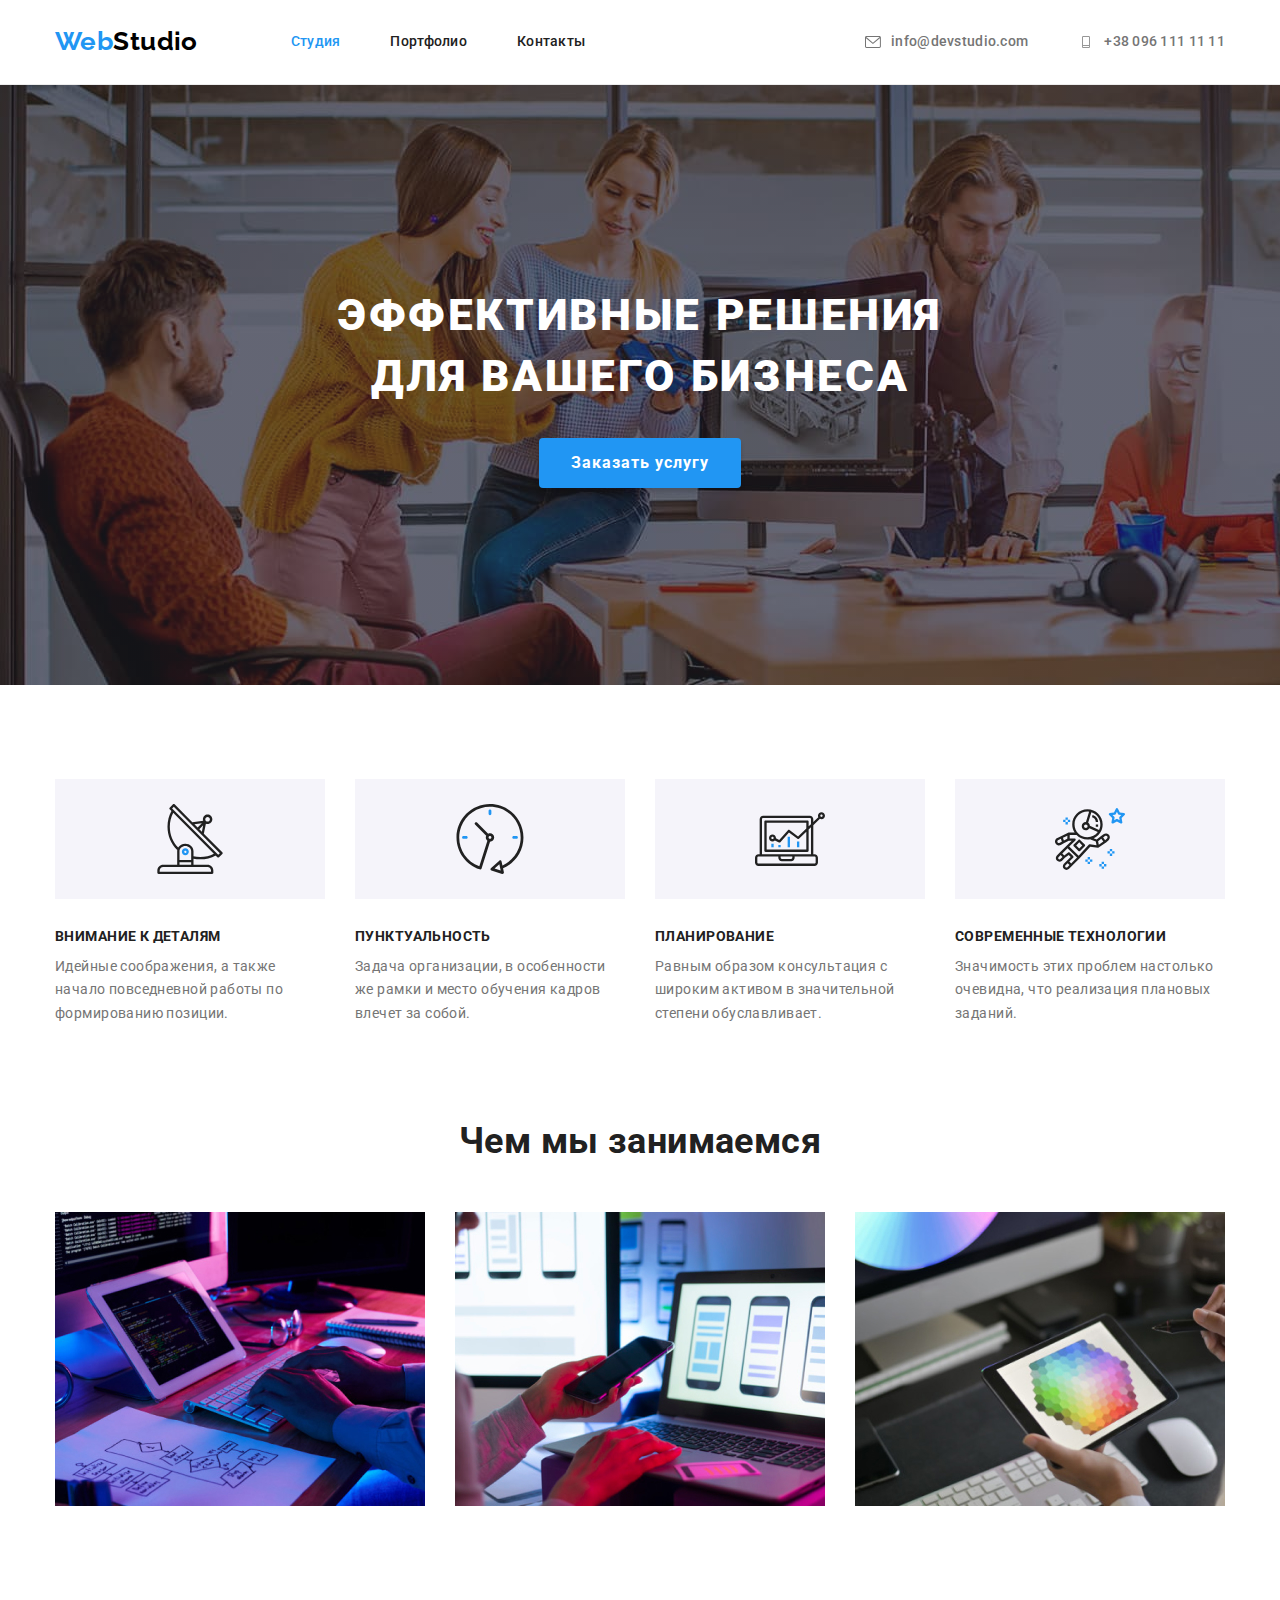
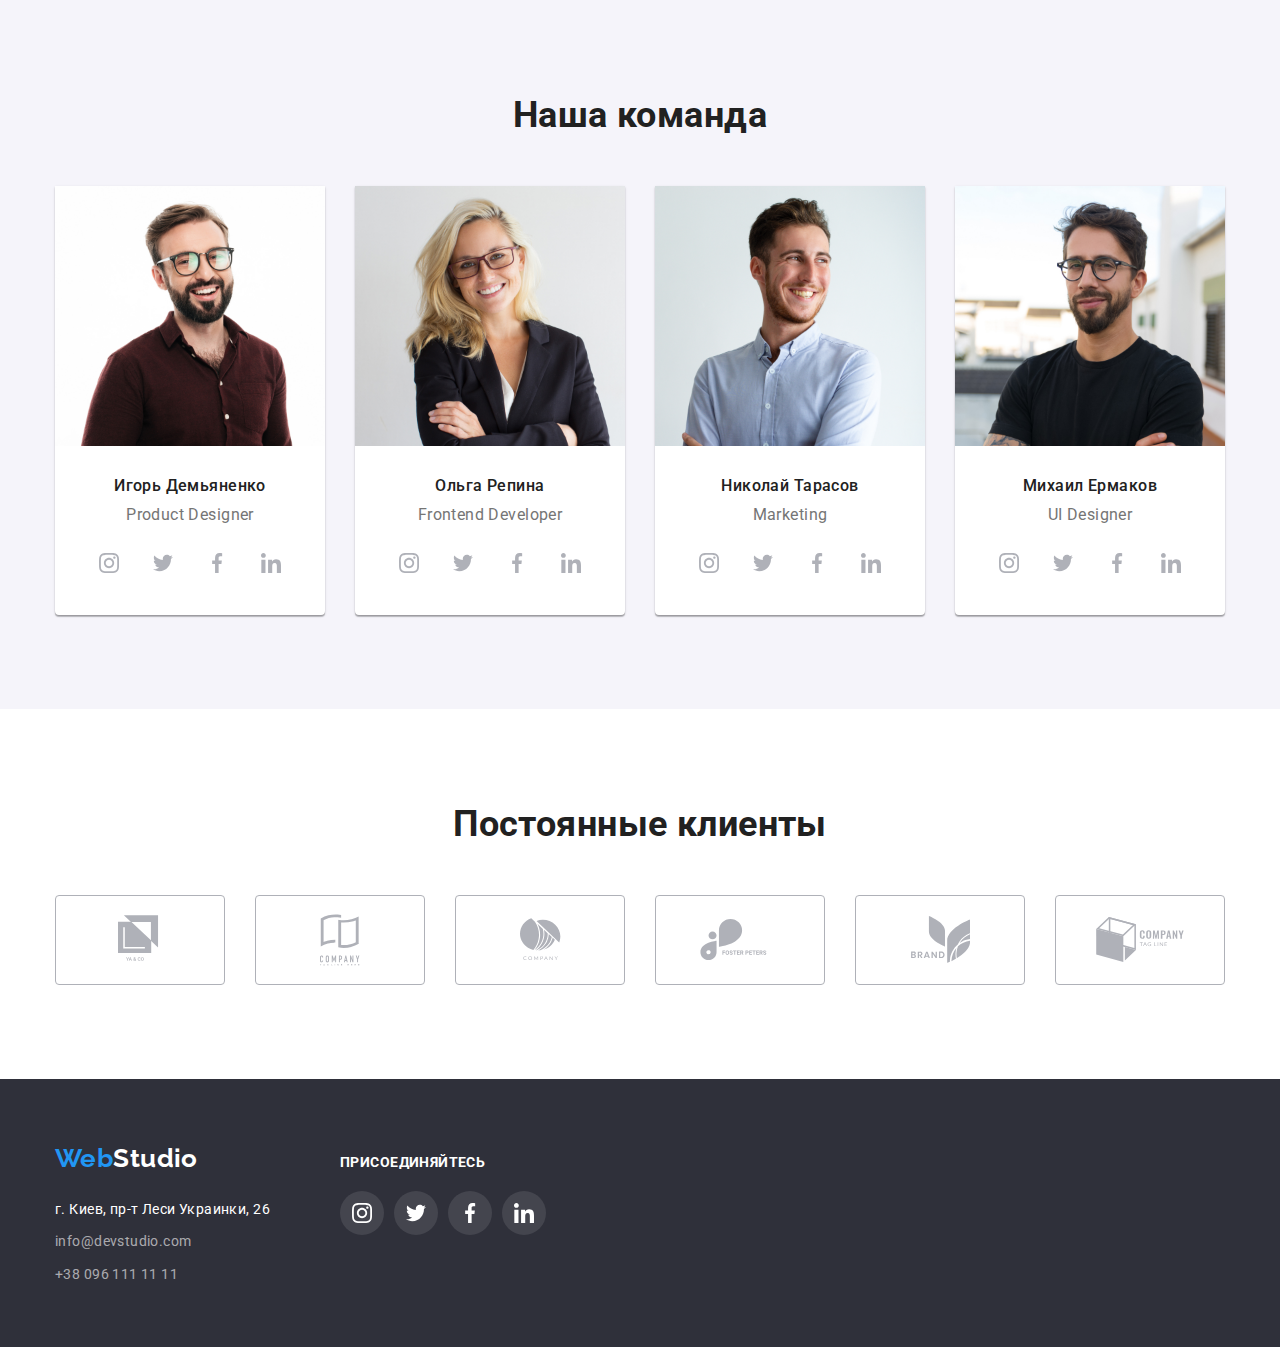
<file: index.html>
<!DOCTYPE html>
<html lang="ru">
  <head>
    <meta charset="UTF-8" />
    <meta name="viewport" content="width=device-width, initial-scale=1.0" />
    <title>Главная</title>
    <link rel="stylesheet" href="./css/normalize.css" />
    <link rel="preconnect" href="https://fonts.gstatic.com" />
    <link
      href="https://fonts.googleapis.com/css2?family=Raleway:wght@700&family=Roboto:wght@400;500;700&display=swap"
      rel="stylesheet"
    />
    <link rel="stylesheet" href="./css/style.css" />
  </head>
  <body>
    <header class="site-header">
      <div class="container">
        <a href="index.html" lang="en" class="logo">
          <span class="first-part">Web</span>Studio
        </a>
        <nav>
          <ul class="site-nav list">
            <li class="nav-item">
              <a href="index.html" class="link active">Студия</a>
            </li>
            <li class="nav-item">
              <a href="portfolio.html" class="link">Портфолио</a>
            </li>
            <li class="nav-item">
              <a href="" class="link">Контакты</a>
            </li>
          </ul>
        </nav>
        <address class="header-address">
          <a href="mailto:info@devstudio.com" class="address-item link">
            <svg class="icon-mail" width="16" height="12">
              <use href="./images/icons.svg#icon-mail" />
            </svg>
            info@devstudio.com</a
          >
          <a href="tel:+380961111111" class="address-item link">
            <svg class="icon-phone" width="16" height="12">
              <use href="./images/icons.svg#icon-phone" />
            </svg>
            +38 096 111 11 11</a
          >
        </address>
      </div>
    </header>
    <main>
      <!-- Hero -->
      <section class="hero">
        <h1 class="hero-title">Эффективные решения для вашего бизнеса</h1>
        <button type="button" class="button">Заказать услугу</button>
      </section>
      <!-- Features -->
      <section class="features">
        <div class="container">
          <h2 class="section-title visually-hidden">Особенности</h2>
          <ul class="features-list list">
            <li class="list-item">
              <div class="list-icon">
                <svg class="icon">
                  <use href="./images/icons.svg#icon-antenna" />
                </svg>
              </div>
              <h3 class="list-title">Внимание к деталям</h3>
              <p class="list-description">
                Идейные соображения, а также начало повседневной работы по
                формированию позиции.
              </p>
            </li>
            <li class="list-item">
              <div class="list-icon">
                <svg class="icon">
                  <use href="./images/icons.svg#icon-clock" />
                </svg>
              </div>
              <h3 class="list-title">Пунктуальность</h3>
              <p class="list-description">
                Задача организации, в особенности же рамки и место обучения
                кадров влечет за собой.
              </p>
            </li>
            <li class="list-item">
              <div class="list-icon">
                <svg class="icon">
                  <use href="./images/icons.svg#icon-diagram" />
                </svg>
              </div>
              <h3 class="list-title">Планирование</h3>
              <p class="list-description">
                Равным образом консультация с широким активом в значительной
                степени обуславливает.
              </p>
            </li>
            <li class="list-item">
              <div class="list-icon">
                <svg class="icon">
                  <use href="./images/icons.svg#icon-astronaut" />
                </svg>
              </div>
              <h3 class="list-title">Современные технологии</h3>
              <p class="list-description">
                Значимость этих проблем настолько очевидна, что реализация
                плановых заданий.
              </p>
            </li>
          </ul>
        </div>
      </section>
      <!-- What are we doing -->
      <section class="work section">
        <div class="container">
          <h2 class="section-title">Чем мы занимаемся</h2>
          <ul class="work-list list">
            <li class="list-item">
              <img
                src="images/index-we-doing/box-1.jpg"
                alt="Написание кода"
                width="370"
                height="294"
              />
            </li>
            <li class="list-item">
              <img
                src="images/index-we-doing/box-2.jpg"
                alt="Разработка приложения"
                width="370"
                height="294"
              />
            </li>
            <li class="list-item">
              <img
                src="images/index-we-doing/box-3.jpg"
                alt="Выбор цвета на планшете"
                width="370"
                height="294"
              />
            </li>
          </ul>
        </div>
      </section>
      <!-- Our team -->
      <section class="team section">
        <div class="container">
          <h2 class="section-title">Наша команда</h2>
          <ul class="team-list list">
            <li class="list-item">
              <img
                src="images/index-team/team-person1.jpg"
                alt="Игорь Демьяненко"
                width="270"
                height="260"
              />
              <h3 class="name">Игорь Демьяненко</h3>
              <p class="career">Product Designer</p>
              <ul class="social-list list">
                <li class="social-item">
                  <a href="" class="social-link">
                    <svg class="social-icon" width="20" height="20">
                      <use href="./images/icons.svg#icon-instagram" />
                    </svg>
                  </a>
                </li>
                <li class="social-item">
                  <a href="" class="social-link">
                    <svg class="social-icon" width="20" height="20">
                      <use href="./images/icons.svg#icon-twitter" />
                    </svg>
                  </a>
                </li>
                <li class="social-item">
                  <a href="" class="social-link">
                    <svg class="social-icon" width="20" height="20">
                      <use href="./images/icons.svg#icon-facebook" />
                    </svg>
                  </a>
                </li>
                <li class="social-item">
                  <a href="" class="social-link">
                    <svg class="social-icon" width="20" height="20">
                      <use href="./images/icons.svg#icon-linkedin" />
                    </svg>
                  </a>
                </li>
              </ul>
            </li>
            <li class="list-item">
              <img
                src="images/index-team/team-person2.jpg"
                alt="Ольга Репина"
                width="270"
                height="260"
              />
              <h3 class="name">Ольга Репина</h3>
              <p class="career">Frontend Developer</p>
              <ul class="social-list list">
                <li class="social-item">
                  <a href="" class="social-link link">
                    <svg class="social-icon" width="20" height="20">
                      <use href="./images/icons.svg#icon-instagram" />
                    </svg>
                  </a>
                </li>
                <li class="social-item">
                  <a href="" class="social-link">
                    <svg class="social-icon" width="20" height="20">
                      <use href="./images/icons.svg#icon-twitter" />
                    </svg>
                  </a>
                </li>
                <li class="social-item">
                  <a href="" class="social-link">
                    <svg class="social-icon" width="20" height="20">
                      <use href="./images/icons.svg#icon-facebook" />
                    </svg>
                  </a>
                </li>
                <li class="social-item">
                  <a href="" class="social-link">
                    <svg class="social-icon" width="20" height="20">
                      <use href="./images/icons.svg#icon-linkedin" />
                    </svg>
                  </a>
                </li>
              </ul>
            </li>
            <li class="list-item">
              <img
                src="images/index-team/team-person3.jpg"
                alt="Николай Тарасов"
                width="270"
                height="260"
              />
              <h3 class="name">Николай Тарасов</h3>
              <p class="career">Marketing</p>
              <ul class="social-list list">
                <li class="social-item">
                  <a href="" class="social-link">
                    <svg class="social-icon" width="20" height="20">
                      <use href="./images/icons.svg#icon-instagram" />
                    </svg>
                  </a>
                </li>
                <li class="social-item">
                  <a href="" class="social-link link">
                    <svg class="social-icon" width="20" height="20">
                      <use href="./images/icons.svg#icon-twitter" />
                    </svg>
                  </a>
                </li>
                <li class="social-item">
                  <a href="" class="social-link">
                    <svg class="social-icon" width="20" height="20">
                      <use href="./images/icons.svg#icon-facebook" />
                    </svg>
                  </a>
                </li>
                <li class="social-item">
                  <a href="" class="social-link">
                    <svg class="social-icon" width="20" height="20">
                      <use href="./images/icons.svg#icon-linkedin" />
                    </svg>
                  </a>
                </li>
              </ul>
            </li>
            <li class="list-item">
              <img
                src="images/index-team/team-person4.jpg"
                alt="Михаил Ермаков"
                width="270"
                height="260"
              />
              <h3 class="name">Михаил Ермаков</h3>
              <p class="career">UI Designer</p>
              <ul class="social-list list">
                <li class="social-item">
                  <a href="" class="social-link">
                    <svg class="social-icon" width="20" height="20">
                      <use href="./images/icons.svg#icon-instagram" />
                    </svg>
                  </a>
                </li>
                <li class="social-item">
                  <a href="" class="social-link">
                    <svg class="social-icon" width="20" height="20">
                      <use href="./images/icons.svg#icon-twitter" />
                    </svg>
                  </a>
                </li>
                <li class="social-item">
                  <a href="" class="social-link">
                    <svg class="social-icon" width="20" height="20">
                      <use href="./images/icons.svg#icon-facebook" />
                    </svg>
                  </a>
                </li>
                <li class="social-item">
                  <a href="" class="social-link">
                    <svg class="social-icon" width="20" height="20">
                      <use href="./images/icons.svg#icon-linkedin" />
                    </svg>
                  </a>
                </li>
              </ul>
            </li>
          </ul>
        </div>
      </section>
      <!-- Clients -->
      <section class="clients section">
        <div class="container">
          <h2 class="section-title">Постоянные клиенты</h2>
          <ul class="clients-list list">
            <li class="clients-item">
              <a href="" class="clients-link">
                <svg class="clients-icon" width="44.27" height="49.23">
                  <use href="./images/icons.svg#icon-logo-1" />
                </svg>
              </a>
            </li>
            <li class="clients-item">
              <a href="" class="clients-link">
                <svg class="clients-icon" width="40" height="52">
                  <use href="./images/icons.svg#icon-logo-2" />
                </svg>
              </a>
            </li>
            <li class="clients-item">
              <a href="" class="clients-link">
                <svg class="clients-icon" width="41" height="42.6">
                  <use href="./images/icons.svg#icon-logo-3" />
                </svg>
              </a>
            </li>
            <li class="clients-item">
              <a href="" class="clients-link">
                <svg class="clients-icon" width="79.66" height="42.02">
                  <use href="./images/icons.svg#icon-logo-4" />
                </svg>
              </a>
            </li>
            <li class="clients-item">
              <a href="" class="clients-link">
                <svg class="clients-icon" width="59" height="47">
                  <use href="./images/icons.svg#icon-logo-5" />
                </svg>
              </a>
            </li>
            <li class="clients-item">
              <a href="" class="clients-link">
                <svg class="clients-icon" width="88.48" height="45.44">
                  <use href="./images/icons.svg#icon-logo-6" />
                </svg>
              </a>
            </li>
          </ul>
        </div>
      </section>
    </main>
    <footer class="footer">
      <div class="container">
        <div class="footer-contacts">
          <a href="index.html" lang="en" class="logo">
            <span class="first-part">Web</span>Studio
          </a>
          <address class="footer-address">
            <ul class="address-list list">
              <li class="address-item">
                <a
                  href="https://goo.gl/maps/FQ3DuuAmvNKVteax9"
                  target="black"
                  rel="noreferrer noopener"
                  class="map link"
                  >г. Киев, пр-т Леси Украинки, 26</a
                >
              </li>
              <li class="address-item">
                <a href="mailto:info@devstudio.com" class="link"
                  >info@devstudio.com</a
                >
              </li>
              <li class="address-item">
                <a href="tel:+380961111111" class="link">+38 096 111 11 11</a>
              </li>
            </ul>
          </address>
        </div>
        <div class="footer-social">
          <b class="join">присоединяйтесь</b>
          <ul class="social-list list">
            <li class="social-item">
              <a href="" class="social-link">
                <svg class="social-icon" width="20" height="20">
                  <use href="./images/icons.svg#icon-instagram" />
                </svg>
              </a>
            </li>
            <li class="social-item">
              <a href="" class="social-link">
                <svg class="social-icon" width="20" height="20">
                  <use href="./images/icons.svg#icon-twitter" />
                </svg>
              </a>
            </li>
            <li class="social-item">
              <a href="" class="social-link">
                <svg class="social-icon" width="20" height="20">
                  <use href="./images/icons.svg#icon-facebook" />
                </svg>
              </a>
            </li>
            <li class="social-item">
              <a href="" class="social-link">
                <svg class="social-icon" width="20" height="20">
                  <use href="./images/icons.svg#icon-linkedin" />
                </svg>
              </a>
            </li>
          </ul>
        </div>
      </div>
    </footer>
  </body>
</html>
</file>
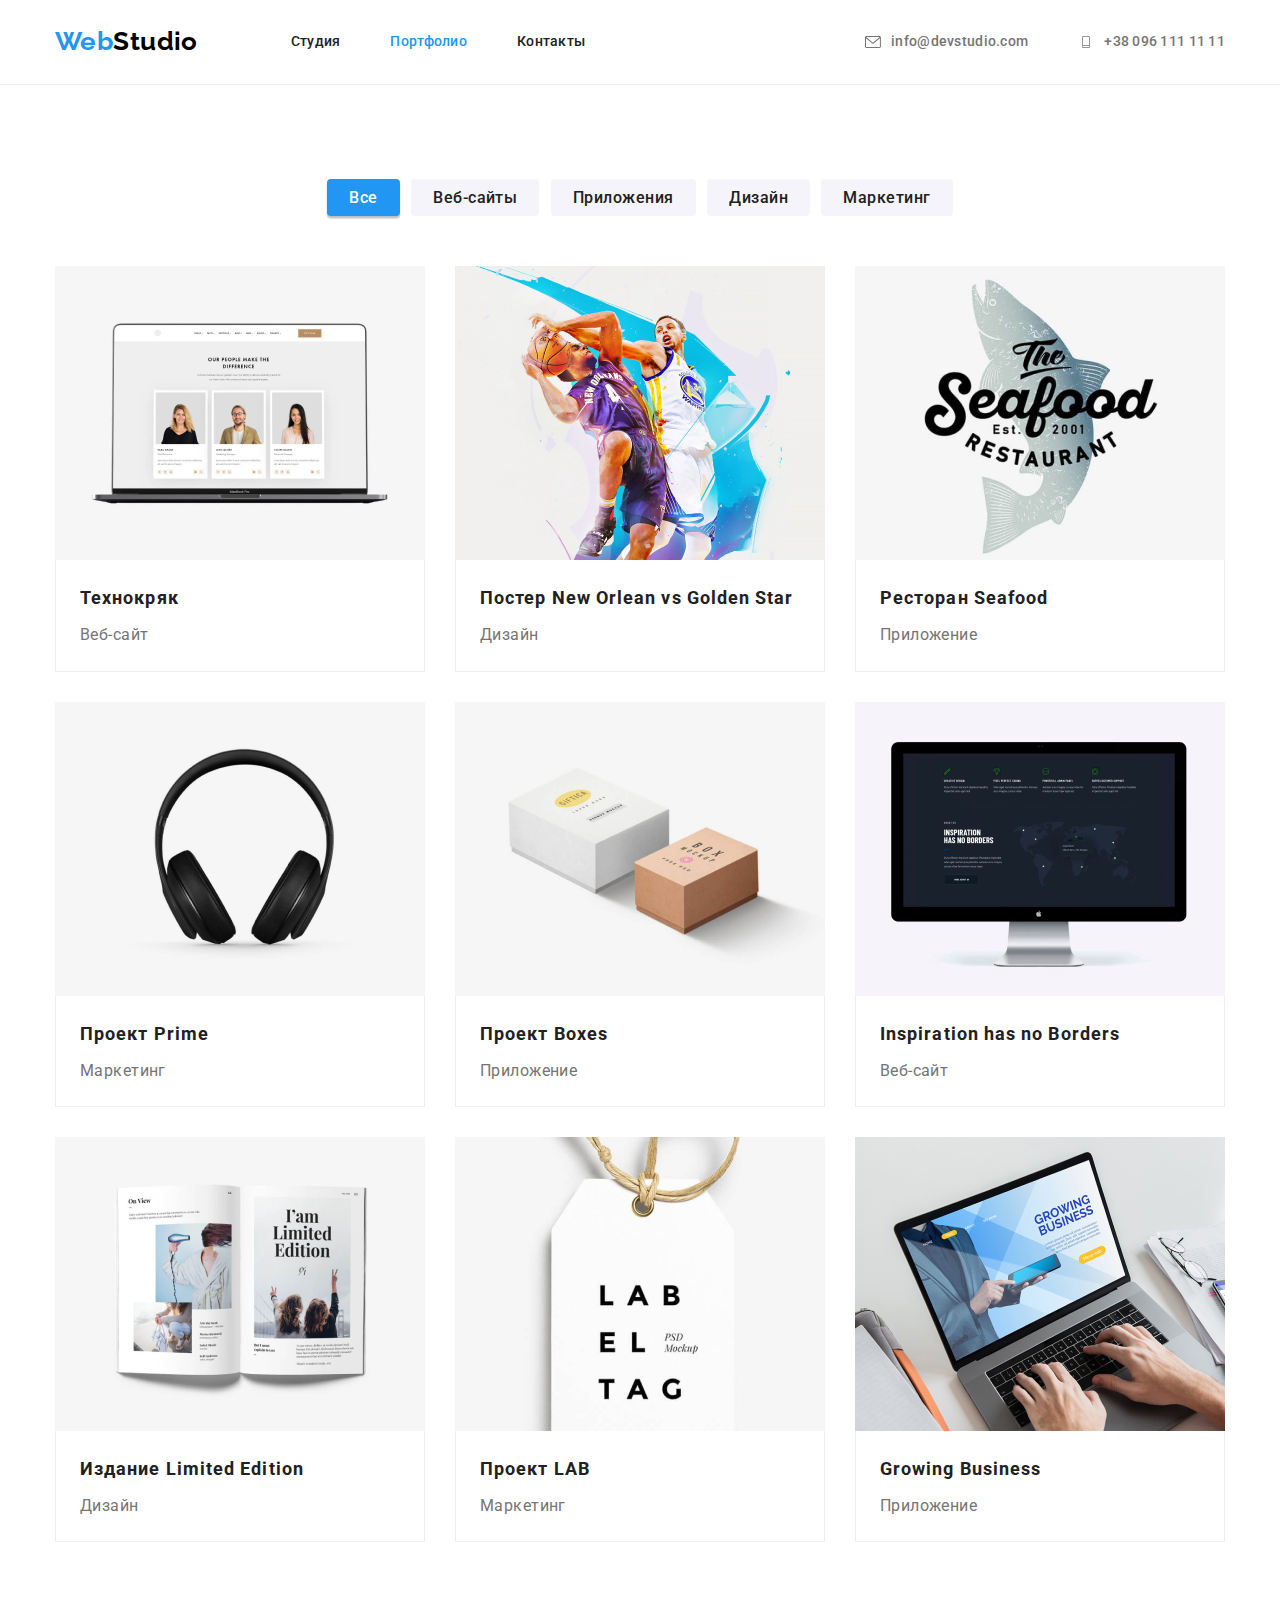
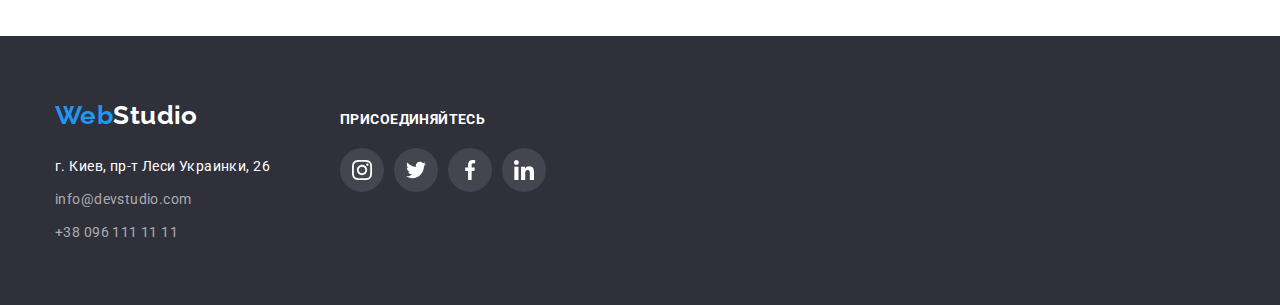
<file: portfolio.html>
<!DOCTYPE html>
<html lang="ru">
  <head>
    <meta charset="UTF-8" />
    <meta name="viewport" content="width=device-width, initial-scale=1.0" />
    <title>Главная</title>
    <link rel="stylesheet" href="./css/normalize.css" />
    <link rel="preconnect" href="https://fonts.gstatic.com" />
    <link
      href="https://fonts.googleapis.com/css2?family=Raleway:wght@700&family=Roboto:wght@400;500;700;900&display=swap"
      rel="stylesheet"
    />
    <link rel="stylesheet" href="./css/style.css" />
  </head>
  <body>
    <header class="site-header">
      <div class="container">
        <a href="index.html" lang="en" class="logo">
          <span class="first-part">Web</span>Studio
        </a>
        <nav>
          <ul class="site-nav list">
            <li class="nav-item">
              <a href="index.html" class="link">Студия</a>
            </li>
            <li class="nav-item">
              <a href="portfolio.html" class="link active">Портфолио</a>
            </li>
            <li class="nav-item"><a href="" class="link">Контакты</a></li>
          </ul>
        </nav>
        <address class="header-address">
          <a href="mailto:info@devstudio.com" class="address-item link">
            <svg class="icon-mail" width="16" height="12">
              <use href="./images/icons.svg#icon-mail" />
            </svg>
            info@devstudio.com</a
          >
          <a href="tel:+380961111111" class="address-item link">
            <svg class="icon-phone" width="16" height="12">
              <use href="./images/icons.svg#icon-phone" />
            </svg>
            +38 096 111 11 11</a
          >
        </address>
      </div>
    </header>
    <main>
      <section class="projects section">
        <h1 class="section-title visually-hidden">Наши проекты</h1>
        <ul class="section-filter list">
          <li class="filter-item">
            <button class="button-item active" type="button">Все</button>
          </li>
          <li class="filter-item">
            <button class="button-item" type="button">Веб-сайты</button>
          </li>
          <li class="filter-item">
            <button class="button-item" type="button">Приложения</button>
          </li>
          <li class="filter-item">
            <button class="button-item" type="button">Дизайн</button>
          </li>
          <li class="filter-item">
            <button class="button-item" type="button">Маркетинг</button>
          </li>
        </ul>
        <div class="container">
          <ul class="section-projects list">
            <li class="project-card">
              <a href="" class="link">
                <img
                  src="./images/portfolio-projects/projects-1.jpg"
                  alt="веб сайт на ноутбуке"
                  width="370"
                  height="294"
                />
                <div class="card-bottom">
                  <h2 class="card-title">Технокряк</h2>
                  <p class="card-description">Веб-сайт</p>
                </div>
              </a>
            </li>
            <li class="project-card">
              <a href="" class="link">
                <img
                  src="./images/portfolio-projects/projects-2.jpg"
                  alt="постер с баскетболистами"
                  width="370"
                  height="294"
                />
                <div class="card-bottom">
                  <h2 class="card-title">Постер New Orlean vs Golden Star</h2>
                  <p class="card-description">Дизайн</p>
                </div>
              </a>
            </li>
            <li class="project-card">
              <a href="" class="link">
                <img
                  src="./images/portfolio-projects/projects-3.jpg"
                  alt="логотип ресторана Seafood"
                  width="370"
                  height="294"
                />
                <div class="card-bottom">
                  <h2 class="card-title">Ресторан Seafood</h2>
                  <p class="card-description">Приложение</p>
                </div>
              </a>
            </li>
            <li class="project-card">
              <a href="" class="link">
                <img
                  src="./images/portfolio-projects/projects-4.jpg"
                  alt="наушники"
                  width="370"
                  height="294"
                />
                <div class="card-bottom">
                  <h2 class="card-title">Проект Prime</h2>
                  <p class="card-description">Маркетинг</p>
                </div>
              </a>
            </li>
            <li class="project-card">
              <a href="" class="link">
                <img
                  src="./images/portfolio-projects/projects-5.jpg"
                  alt="брендирование коробки"
                  width="370"
                  height="294"
                />
                <div class="card-bottom">
                  <h2 class="card-title">Проект Boxes</h2>
                  <p class="card-description">Приложение</p>
                </div>
              </a>
            </li>
            <li class="project-card">
              <a href="" class="link">
                <img
                  src="./images/portfolio-projects/projects-6.jpg"
                  alt="веб сайт на мониторе"
                  width="370"
                  height="294"
                />
                <div class="card-bottom">
                  <h2 class="card-title">Inspiration has no Borders</h2>
                  <p class="card-description">Веб-сайт</p>
                </div>
              </a>
            </li>
            <li class="project-card">
              <a href="" class="link">
                <img
                  src="./images/portfolio-projects/projects-7.jpg"
                  alt="брошюра"
                  width="370"
                  height="294"
                />
                <div class="card-bottom">
                  <h2 class="card-title">Издание Limited Edition</h2>
                  <p class="card-description">Дизайн</p>
                </div>
              </a>
            </li>
            <li class="project-card">
              <a href="" class="link">
                <img
                  src="./images/portfolio-projects/projects-8.jpg"
                  alt="бумажный ярлык"
                  width="370"
                  height="294"
                />
                <div class="card-bottom">
                  <h2 class="card-title">Проект LAB</h2>
                  <p class="card-description">Маркетинг</p>
                </div>
              </a>
            </li>
            <li class="project-card">
              <a href="" class="link">
                <img
                  src="./images/portfolio-projects/projects-9.jpg"
                  alt="работа за ноутбуком"
                  width="370"
                  height="294"
                />
                <div class="card-bottom">
                  <h2 class="card-title">Growing Business</h2>
                  <p class="card-description">Приложение</p>
                </div>
              </a>
            </li>
          </ul>
        </div>
      </section>
    </main>
    <footer class="footer">
      <div class="container">
        <div class="footer-contacts">
          <a href="index.html" lang="en" class="logo">
            <span class="first-part">Web</span>Studio
          </a>
          <address class="footer-address">
            <ul class="address-list list">
              <li class="address-item">
                <a
                  href="https://goo.gl/maps/FQ3DuuAmvNKVteax9"
                  target="black"
                  rel="noreferrer noopener"
                  class="map link"
                  >г. Киев, пр-т Леси Украинки, 26</a
                >
              </li>
              <li class="address-item">
                <a href="mailto:info@devstudio.com" class="link"
                  >info@devstudio.com</a
                >
              </li>
              <li class="address-item">
                <a href="tel:+380961111111" class="link">+38 096 111 11 11</a>
              </li>
            </ul>
          </address>
        </div>
        <div class="footer-social">
          <b class="join">присоединяйтесь</b>
          <ul class="social-list list">
            <li class="social-item">
              <a href="" class="social-link">
                <svg class="social-icon" width="20" height="20">
                  <use href="./images/icons.svg#icon-instagram" />
                </svg>
              </a>
            </li>
            <li class="social-item">
              <a href="" class="social-link">
                <svg class="social-icon" width="20" height="20">
                  <use href="./images/icons.svg#icon-twitter" />
                </svg>
              </a>
            </li>
            <li class="social-item">
              <a href="" class="social-link">
                <svg class="social-icon" width="20" height="20">
                  <use href="./images/icons.svg#icon-facebook" />
                </svg>
              </a>
            </li>
            <li class="social-item">
              <a href="" class="social-link">
                <svg class="social-icon" width="20" height="20">
                  <use href="./images/icons.svg#icon-linkedin" />
                </svg>
              </a>
            </li>
          </ul>
        </div>
      </div>
    </footer>
  </body>
</html>
</file>
<file: css/style.css>
/* основной цвет текста #212121  */
/* вторичный цвет текста #757575 */
/* вторичный цвет фона #F5F4FA */
/* цвет иконок #afb1b8 */
/* акцент #2196F3 */

:root {
  --primary-text-color: #212121;
  --secondary-text-color: #757575;
  --secondary-bg-color: #f5f4fa;
  --accent-color: #2196f3;
  --color-icon: #afb1b8;
}

body {
  color: var(--primary-text-color);
  background-color: #ffffff;
  font-family: 'Roboto', sans-serif;
  font-size: 14px;
  letter-spacing: 0.03em;
}

h1,
h2,
h3,
h4,
h5,
h6,
p {
  margin: 0;
  padding: 0;
}

img {
  display: block;
  max-width: 100%;
  height: auto;
}

/*=========== UTILITY  ===========*/
.list {
  list-style: none;
  padding: 0;
  margin: 0 auto;
}

.link {
  text-decoration: none;
}

.container {
  width: 1200px;
  margin: 0 auto;
  padding-left: 15px;
  padding-right: 15px;
}

.section {
  padding-top: 94px;
  padding-bottom: 94px;
}

.section-title {
  margin-bottom: 50px;

  font-weight: 700;
  font-size: 36px;
  line-height: 1.17;
  text-align: center;
}
.social-link {
  display: flex;
  justify-content: center;
  align-items: center;
  width: 44px;
  height: 44px;
}
.social-icon {
  fill: currentColor;
}
/*=========== END UTILITY  ===========*/

/*=========== HEADER ===========*/
.site-header {
  border-bottom: 1px solid #ececec;
}

.site-header > .container {
  display: flex;
  align-items: center;
}

.logo {
  color: #000000;
  font-family: 'Raleway', sans-serif;
  font-weight: 700;
  font-size: 26px;
  line-height: 1.5;
  text-decoration: none;
}

.logo > .first-part {
  color: var(--accent-color);
}

.site-header .logo {
  margin-right: 93px;
}

.site-header .site-nav.list {
  display: flex;
}

.site-nav > .nav-item {
  margin-right: 50px;
}

.site-nav > .nav-item:last-child {
  margin-right: 0;
}

.site-nav .link {
  display: block;
  padding-top: 32px;
  padding-bottom: 32px;

  color: var(--primary-text-color);
  font-size: 14px;
  font-weight: 500;
  line-height: 1.4;
  letter-spacing: 0.02em;
}

.site-nav .link:hover,
.site-nav .link:focus {
  color: var(--accent-color);
}

.site-nav .active {
  color: var(--accent-color);
}

.site-header .header-address {
  display: flex;
  margin-left: auto;
}

.header-address > .address-item:not(:last-child) {
  margin-right: 50px;
}

.header-address > .address-item {
  display: flex;
  align-items: center;

  color: var(--secondary-text-color);
  font-weight: 500;
  font-style: normal;
  line-height: 1.4;
  letter-spacing: 0.02em;
  text-align: center;
}

.header-address > .address-item:hover,
.header-address > .address-item:focus {
  color: var(--accent-color);
}

.address-item .icon-mail,
.address-item .icon-phone {
  margin-right: 10px;
  fill: currentColor;
}
/*=========== END HEADER ===========*/

/*=========== HERO ===========*/
.hero {
  height: 600px;
  max-width: 1600px;
  margin-left: auto;
  margin-right: auto;
  padding-top: 200px;
  padding-bottom: 200px;

  text-align: center;

  background-color: #2f303a;
  background-image: linear-gradient(
      to right,
      rgba(47, 48, 58, 0.4),
      rgba(47, 48, 58, 0.4)
    ),
    url(../images/hero.jpg);
}

.hero .hero-title {
  max-width: 700px;
  margin-left: auto;
  margin-right: auto;
  margin-bottom: 30px;

  color: #ffffff;
  font-weight: 900;
  font-size: 44px;
  line-height: 1.4;
  letter-spacing: 0.06em;
  text-transform: uppercase;
}

.hero .button {
  padding: 10px 32px;

  color: #ffffff;
  font-weight: 700;
  font-size: 16px;
  line-height: 1.9;
  letter-spacing: 0.06em;

  background-color: var(--accent-color);
  box-shadow: 0px 4px 4px rgba(0, 0, 0, 0.15);
  border-radius: 4px;
  border: none;
  cursor: pointer;
}
/*=========== END HERO ===========*/

/*=========== FEATURES ===========*/
.section-title.visually-hidden {
  position: absolute;
  width: 1px;
  height: 1px;
  margin: -1px;
  border: 0;
  padding: 0;

  white-space: nowrap;
  clip-path: inset(100%);
  clip: rect(0 0 0 0);
  overflow: hidden;
}

.features {
  padding-top: 94px;
}

.features .features-list {
  display: flex;
}

.features-list .list-item:not(:last-child) {
  margin-right: 30px;
}
.features-list .list-icon {
  display: flex;
  justify-content: center;
  align-items: center;

  width: 270px;
  height: 120px;
  margin-bottom: 30px;

  background-color: var(--secondary-bg-color);
}

.features-list .icon {
  width: 70px;
  height: 70px;
}

.features-list .list-title {
  min-width: 270px;
  margin-bottom: 10px;

  font-weight: 700;
  font-size: 14px;
  line-height: 1.14;
  text-transform: uppercase;
}

.features-list .list-description {
  color: var(--secondary-text-color);
  line-height: 1.7;
}

/*=========== END FEATURES ===========*/

/*=========== WHAT ARE WE DOING ===========*/

.work .work-list {
  display: flex;
  justify-content: center;
}
.work-list .list-item:not(:last-child) {
  margin-right: 30px;
}
/*=========== END WHAT ARE WE DOING ===========*/

/*=========== OUR TEAM ===========*/
/* .team * {
  outline: 1px solid black;
} */

.team {
  background-color: var(--secondary-bg-color);
}

.team .team-list {
  display: flex;
}

.team-list .list-item:not(:last-child) {
  margin-right: 30px;
}

.team-list .list-item {
  text-align: center;
  background-color: #ffffff;

  box-shadow: 0px 1px 3px rgba(0, 0, 0, 0.12), 0px 1px 1px rgba(0, 0, 0, 0.14),
    0px 2px 1px rgba(0, 0, 0, 0.2);
  border-bottom-left-radius: 4px;
  border-bottom-right-radius: 4px;
}

.list-item .name,
.list-item .career {
  font-size: 16px;
  line-height: 1.2;
}

.team-list .name {
  padding-top: 30px;
  margin-bottom: 10px;

  font-weight: 500;
  text-transform: none;
}

.team-list .career {
  padding-bottom: 16px;
  color: var(--secondary-text-color);

  font-weight: 400;
}

.team-list .social-list {
  display: flex;
  justify-content: center;

  padding-bottom: 30px;
}

.team-list .social-item:not(:last-child) {
  margin-right: 10px;
}

.team-list .social-link {
  color: var(--color-icon);
}

.team-list .social-link:hover,
.team-list .social-link:focus {
  color: #ffffff;

  background-color: var(--accent-color);
  border-radius: 50%;
}

/*=========== END OUR TEAM ===========*/

/*=========== CLIENTS ===========*/
.clients .clients-list {
  display: flex;
  justify-content: space-between;
}

.clients .clients-link {
  display: flex;
  justify-content: center;
  align-items: center;
  width: 170px;
  height: 90px;

  color: var(--color-icon);
  border: 1px solid var(--color-icon);
  border-radius: 4px;
}

.clients .clients-link:hover,
.clients .clients-link:focus {
  color: var(--accent-color);
  border: 1px solid var(--accent-color);
}

.clients .clients-icon {
  fill: currentColor;
}
/*=========== END CLIENTS ===========*/

/*=========== FOOTER ===========*/
.footer {
  background-color: #2f303a;
  padding-top: 60px;
  padding-bottom: 60px;
}

.footer .container {
  display: flex;
  align-items: baseline;
}

.footer .footer-contacts {
  margin-right: 70px;
}

.footer-contacts .logo {
  color: #ffffff;
}

.footer-contacts .link {
  font-style: normal;
  line-height: 1.7;
}

.footer-contacts .footer-address {
  margin-top: 20px;
}

.footer-address .link {
  color: rgba(255, 255, 255, 0.6);
  font-weight: 400;
}

.footer-address .link:hover,
.footer-address .link:focus {
  color: var(--accent-color);
}

.footer-address .map {
  color: #ffffff;
}

.footer .address-item:not(:first-child) {
  margin-top: 9px;
}

.footer-social .join {
  display: inline-block;
  margin-bottom: 20px;

  font-weight: 700;
  line-height: 1.14;
  text-transform: uppercase;

  color: #ffffff;
}

.footer-social .social-list {
  display: flex;
}

.footer-social .social-item:not(:last-child) {
  margin-right: 10px;
}

.footer-social .social-link {
  color: #ffffff;
  border-radius: 50%;
  background: rgba(255, 255, 255, 0.1);
}

.footer-social .social-link:hover,
.footer-social .social-link:focus {
  background-color: var(--accent-color);
}

/*=========== END FOOTER ===========*/

/*=========== PORTFOLIO HTML ===========*/

/*=========== FILTER ===========*/
.projects .section-filter {
  text-align: center;
  margin-bottom: 50px;
}

.section-filter .filter-item {
  display: inline-block;
}
.section-filter .filter-item:not(:last-child) {
  margin-right: 8px;
}

.section-filter .button-item {
  padding: 6px 22px;

  font-family: Roboto;
  font-weight: 500;
  font-size: 16px;
  line-height: 1.6;
  letter-spacing: 0.03em;
  color: var(--primary-text-color);

  border: none;
  border-radius: 4px;
  background-color: var(--secondary-bg-color);
}

.section-filter .button-item:hover,
.section-filter .button-item:focus {
  color: #ffffff;
  background-color: var(--accent-color);
  box-shadow: 0px 3px 1px rgba(0, 0, 0, 0.1), 0px 1px 2px rgba(0, 0, 0, 0.08),
    0px 2px 2px rgba(0, 0, 0, 0.12);
}

.section-filter .button-item.active {
  color: #ffffff;
  background-color: var(--accent-color);
  box-shadow: 0px 3px 1px rgba(0, 0, 0, 0.1), 0px 1px 2px rgba(0, 0, 0, 0.08),
    0px 2px 2px rgba(0, 0, 0, 0.12);
}

/*=========== END FILTERL ===========*/

/*=========== PROJECT-CARD ===========*/

.projects .section-projects {
  display: flex;
  flex-wrap: wrap;
}

.section-projects .project-card {
  flex-basis: calc(100% / 3 - 20px);
  margin-bottom: 30px;
  margin-right: 30px;
}

.section-projects .link:hover,
.section-projects .link:focus {
  display: block;
  box-shadow: 0px 1px 1px rgba(0, 0, 0, 0.12), 0px 4px 4px rgba(0, 0, 0, 0.06),
    1px 4px 6px rgba(0, 0, 0, 0.16);
}

.section-projects .project-card:nth-child(3n) {
  margin-right: 0;
}
.section-projects .project-card:nth-last-child(-n + 3) {
  margin-bottom: 0;
}

.project-card .card-bottom {
  padding: 20px 24px;

  border-right: 1px solid #eeeeee;
  border-left: 1px solid #eeeeee;
  border-bottom: 1px solid #eeeeee;
}

.project-card .card-title {
  margin-bottom: 4px;

  font-weight: 700;
  font-size: 18px;
  line-height: 2;
  letter-spacing: 0.06em;
  color: var(--primary-text-color);
}

.project-card .card-description {
  font-size: 16px;
  line-height: 1.9;
  color: var(--secondary-text-color);
}
/*=========== END PROJECT-CARD ===========*/
</file>
